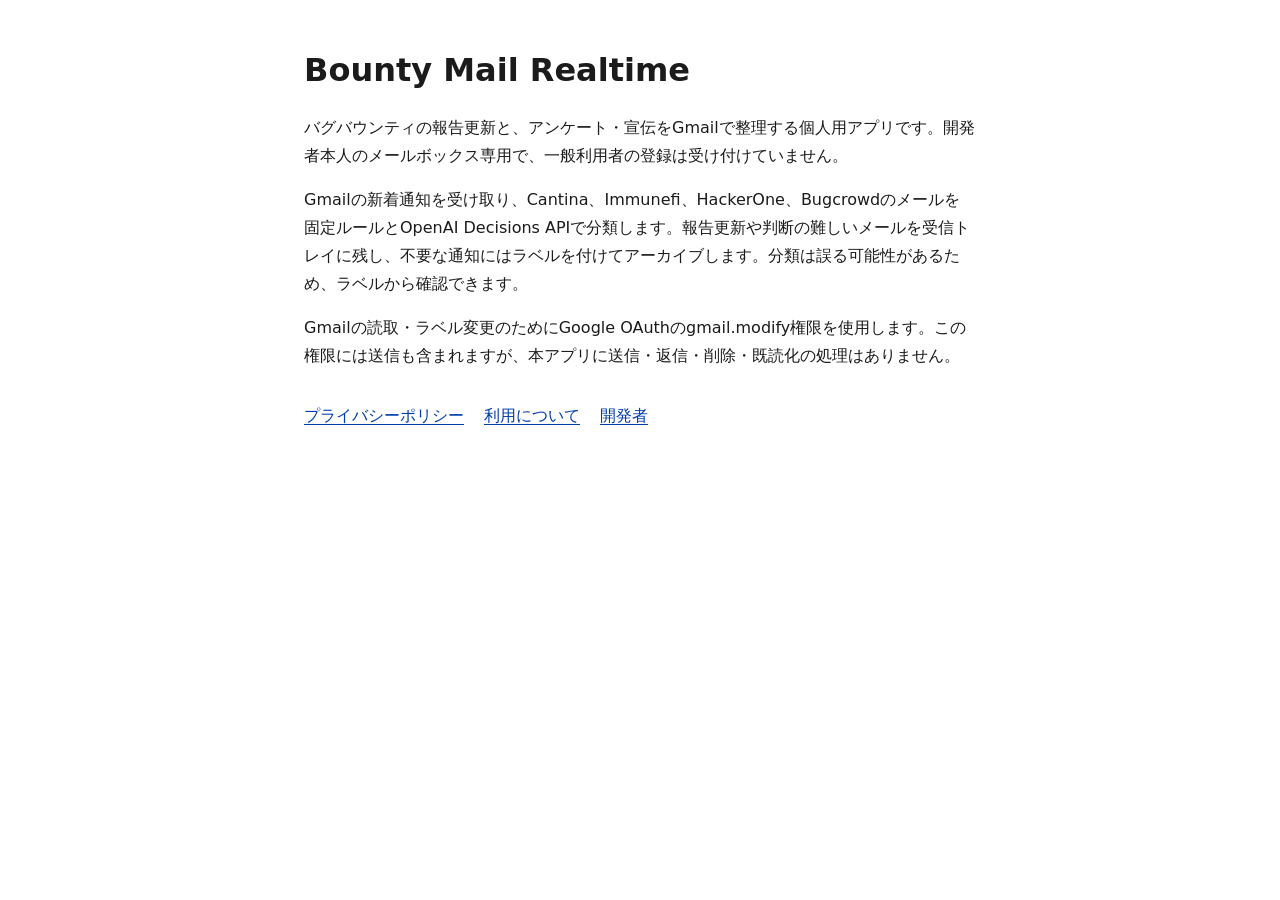
<file: index.html>
<!doctype html>
<html lang="ja"><meta charset="utf-8"><meta name="viewport" content="width=device-width, initial-scale=1"><title>Bounty Mail Realtime</title><link rel="stylesheet" href="style.css">
<main><h1>Bounty Mail Realtime</h1>
<p>バグバウンティの報告更新と、アンケート・宣伝をGmailで整理する個人用アプリです。開発者本人のメールボックス専用で、一般利用者の登録は受け付けていません。</p>
<p>Gmailの新着通知を受け取り、Cantina、Immunefi、HackerOne、Bugcrowdのメールを固定ルールとOpenAI Decisions APIで分類します。報告更新や判断の難しいメールを受信トレイに残し、不要な通知にはラベルを付けてアーカイブします。分類は誤る可能性があるため、ラベルから確認できます。</p>
<p>Gmailの読取・ラベル変更のためにGoogle OAuthのgmail.modify権限を使用します。この権限には送信も含まれますが、本アプリに送信・返信・削除・既読化の処理はありません。</p>
<nav aria-label="関連文書"><a href="privacy.html">プライバシーポリシー</a><a href="terms.html">利用について</a><a href="https://github.com/Haruka-Kaya">開発者</a></nav></main></html>
</file>
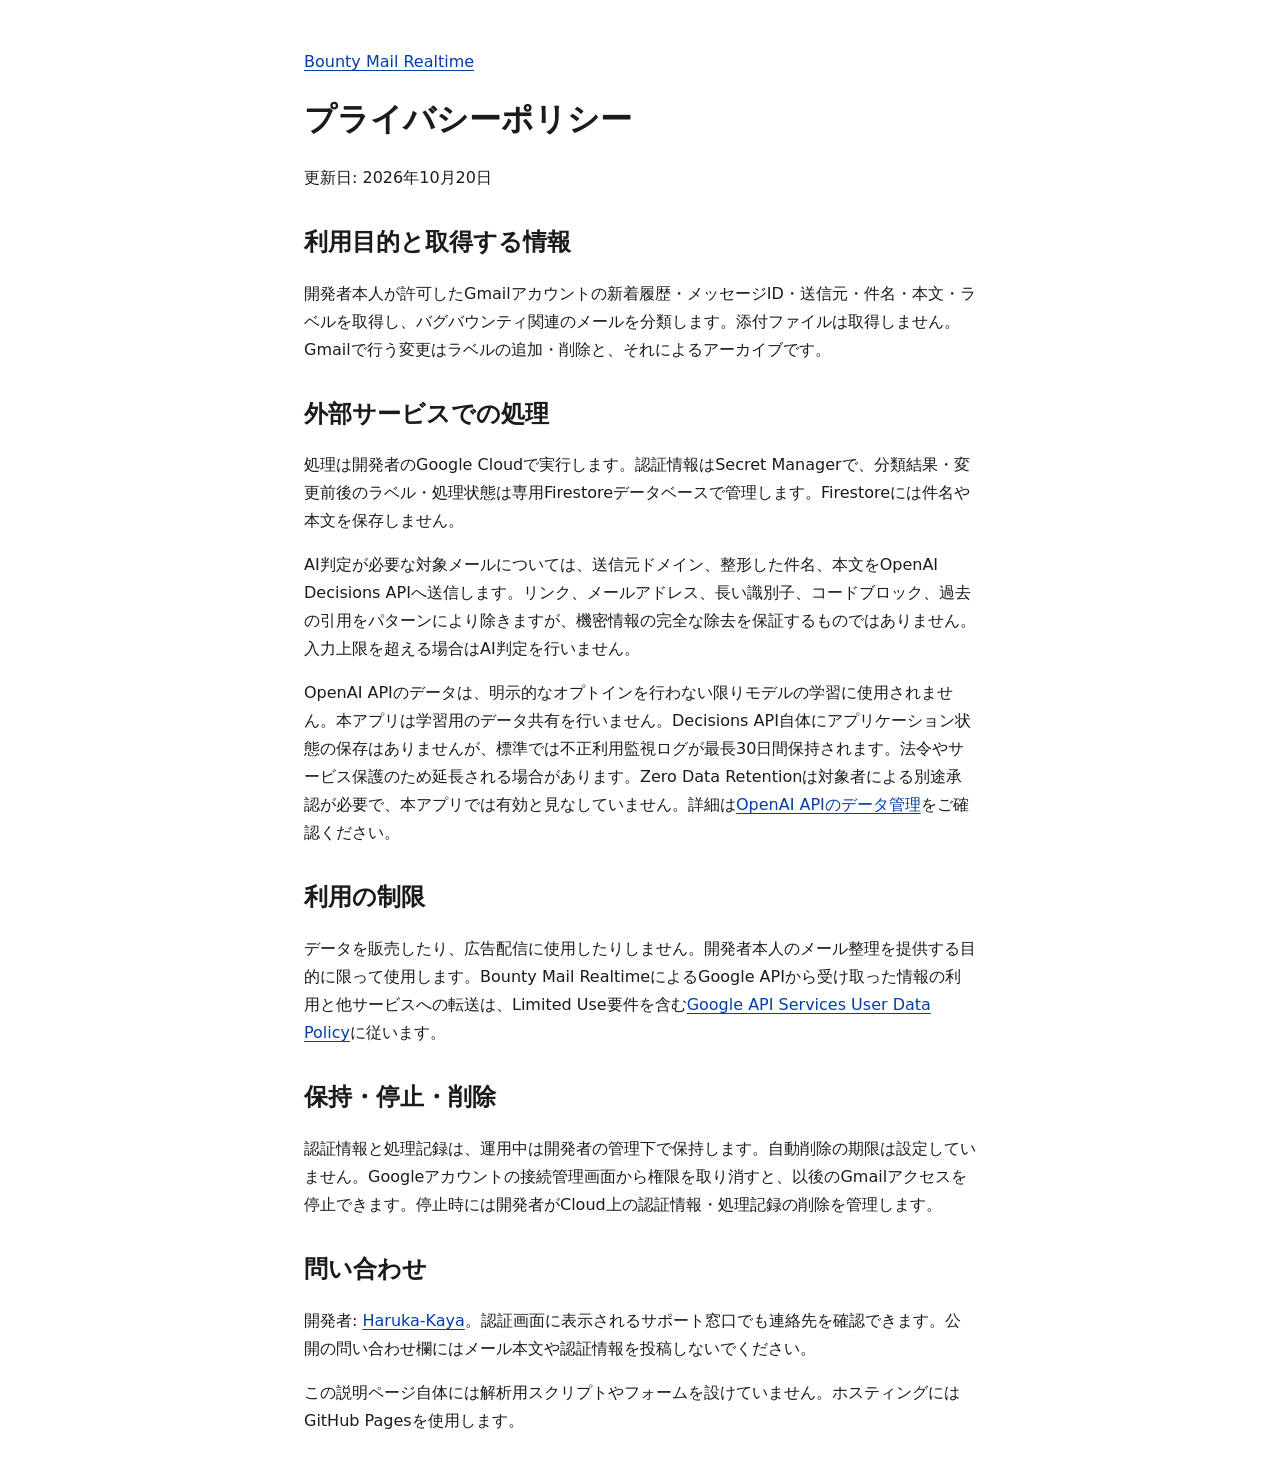
<file: privacy.html>
<!doctype html>
<html lang="ja"><meta charset="utf-8"><meta name="viewport" content="width=device-width, initial-scale=1"><title>プライバシーポリシー — Bounty Mail Realtime</title><link rel="stylesheet" href="style.css">
<main><a href="./">Bounty Mail Realtime</a><h1>プライバシーポリシー</h1><p>更新日: 2026年10月20日</p>
<h2>利用目的と取得する情報</h2><p>開発者本人が許可したGmailアカウントの新着履歴・メッセージID・送信元・件名・本文・ラベルを取得し、バグバウンティ関連のメールを分類します。添付ファイルは取得しません。Gmailで行う変更はラベルの追加・削除と、それによるアーカイブです。</p>
<h2>外部サービスでの処理</h2><p>処理は開発者のGoogle Cloudで実行します。認証情報はSecret Managerで、分類結果・変更前後のラベル・処理状態は専用Firestoreデータベースで管理します。Firestoreには件名や本文を保存しません。</p>
<p>AI判定が必要な対象メールについては、送信元ドメイン、整形した件名、本文をOpenAI Decisions APIへ送信します。リンク、メールアドレス、長い識別子、コードブロック、過去の引用をパターンにより除きますが、機密情報の完全な除去を保証するものではありません。入力上限を超える場合はAI判定を行いません。</p>
<p>OpenAI APIのデータは、明示的なオプトインを行わない限りモデルの学習に使用されません。本アプリは学習用のデータ共有を行いません。Decisions API自体にアプリケーション状態の保存はありませんが、標準では不正利用監視ログが最長30日間保持されます。法令やサービス保護のため延長される場合があります。Zero Data Retentionは対象者による別途承認が必要で、本アプリでは有効と見なしていません。詳細は<a href="https://developers.openai.com/api/docs/guides/your-data">OpenAI APIのデータ管理</a>をご確認ください。</p>
<h2>利用の制限</h2><p>データを販売したり、広告配信に使用したりしません。開発者本人のメール整理を提供する目的に限って使用します。Bounty Mail RealtimeによるGoogle APIから受け取った情報の利用と他サービスへの転送は、Limited Use要件を含む<a href="https://developers.google.com/terms/api-services-user-data-policy">Google API Services User Data Policy</a>に従います。</p>
<h2>保持・停止・削除</h2><p>認証情報と処理記録は、運用中は開発者の管理下で保持します。自動削除の期限は設定していません。Googleアカウントの接続管理画面から権限を取り消すと、以後のGmailアクセスを停止できます。停止時には開発者がCloud上の認証情報・処理記録の削除を管理します。</p>
<h2>問い合わせ</h2><p>開発者: <a href="https://github.com/Haruka-Kaya">Haruka-Kaya</a>。認証画面に表示されるサポート窓口でも連絡先を確認できます。公開の問い合わせ欄にはメール本文や認証情報を投稿しないでください。</p>
<p>この説明ページ自体には解析用スクリプトやフォームを設けていません。ホスティングにはGitHub Pagesを使用します。</p></main></html>
</file>
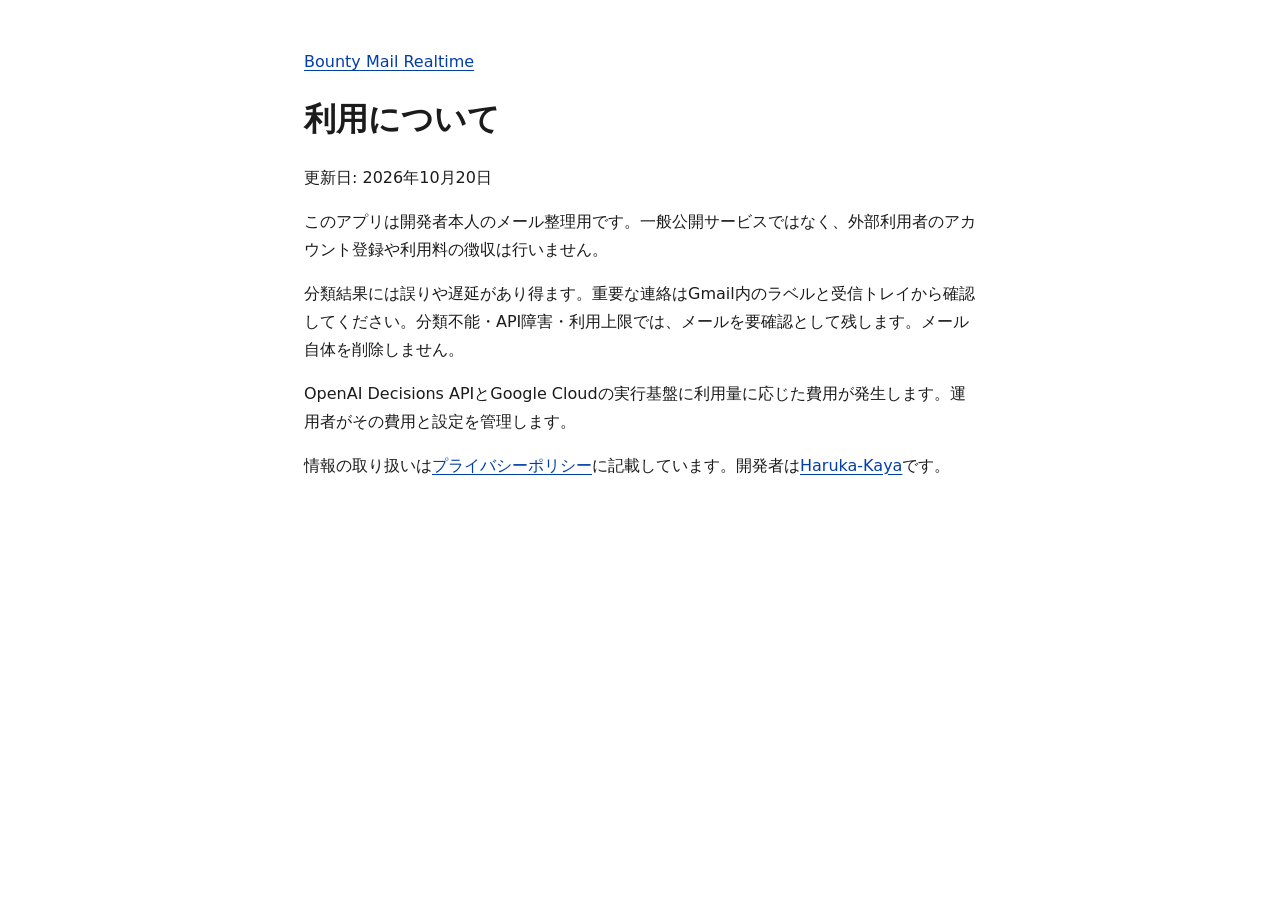
<file: terms.html>
<!doctype html>
<html lang="ja"><meta charset="utf-8"><meta name="viewport" content="width=device-width, initial-scale=1"><title>利用について — Bounty Mail Realtime</title><link rel="stylesheet" href="style.css">
<main><a href="./">Bounty Mail Realtime</a><h1>利用について</h1><p>更新日: 2026年10月20日</p>
<p>このアプリは開発者本人のメール整理用です。一般公開サービスではなく、外部利用者のアカウント登録や利用料の徴収は行いません。</p>
<p>分類結果には誤りや遅延があり得ます。重要な連絡はGmail内のラベルと受信トレイから確認してください。分類不能・API障害・利用上限では、メールを要確認として残します。メール自体を削除しません。</p>
<p>OpenAI Decisions APIとGoogle Cloudの実行基盤に利用量に応じた費用が発生します。運用者がその費用と設定を管理します。</p>
<p>情報の取り扱いは<a href="privacy.html">プライバシーポリシー</a>に記載しています。開発者は<a href="https://github.com/Haruka-Kaya">Haruka-Kaya</a>です。</p></main></html>
</file>
<file: style.css>
:root { --text: #1b1b1b; --paper: #fff; --link: #003eaa; }
body { margin: 0; color: var(--text); background: var(--paper); font: 1rem/1.75 system-ui, sans-serif; }
main { max-width: 42rem; margin: 3rem auto; padding: 0 1.25rem; overflow-wrap: anywhere; }
h1 { line-height: 1.4; } h2 { margin-top: 2rem; line-height: 1.5; }
a { color: var(--link); text-underline-offset: .2em; }
nav { display: flex; flex-wrap: wrap; gap: 1.25rem; margin-top: 2rem; }
</file>
